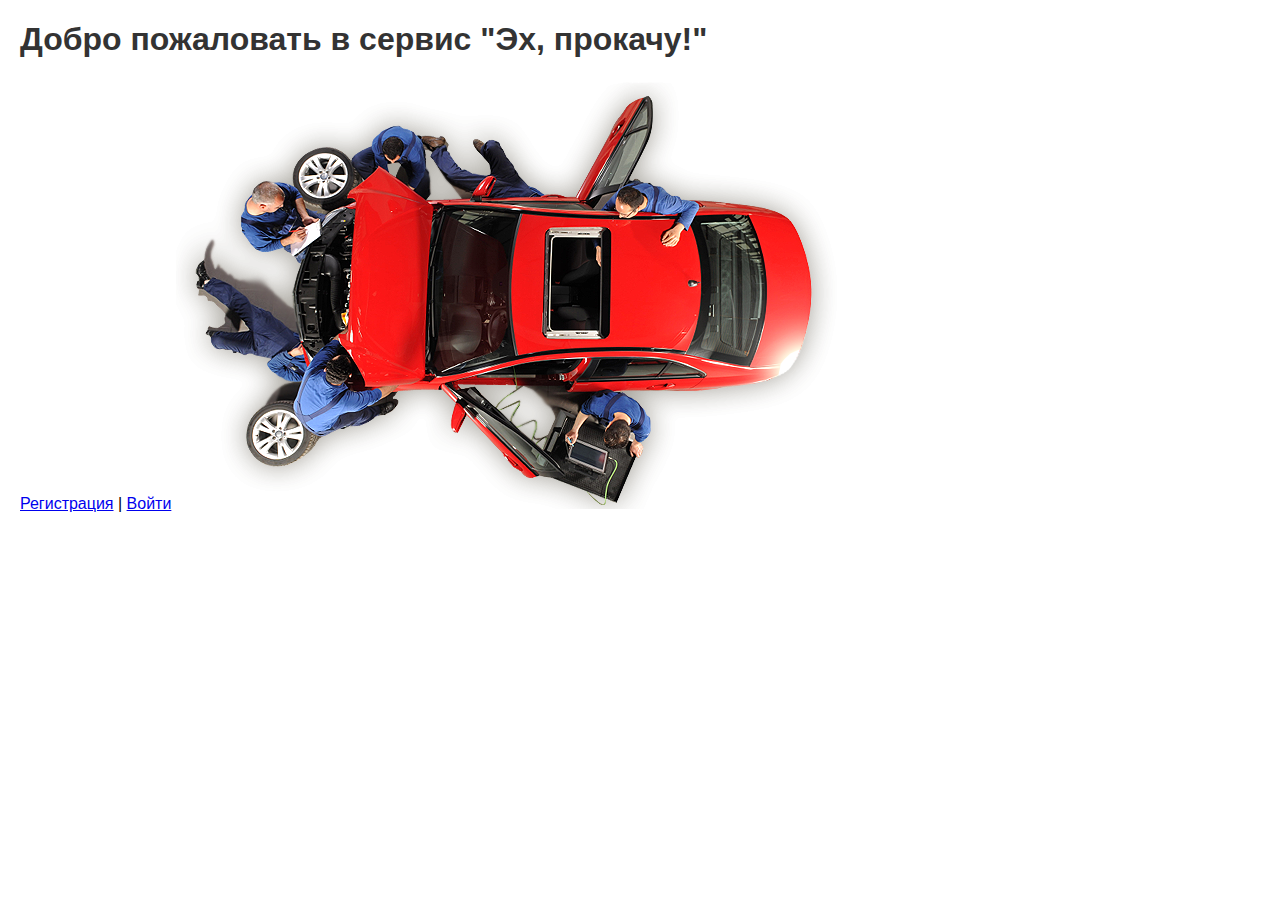
<file: index.html>
<!DOCTYPE html>
<html lang="en">
<head>
    <meta charset="UTF-8">
    <title>Эх, прокачу!</title>
    <link rel="stylesheet" href="styles.css">
</head>
<body>
    <h1>Добро пожаловать в сервис "Эх, прокачу!"</h1>
    <a href="register.html">Регистрация</a> | <a href="login.html">Войти</a>
    <img src="images/car_service.png" alt="Car Service">
</body>
</html>
</file>
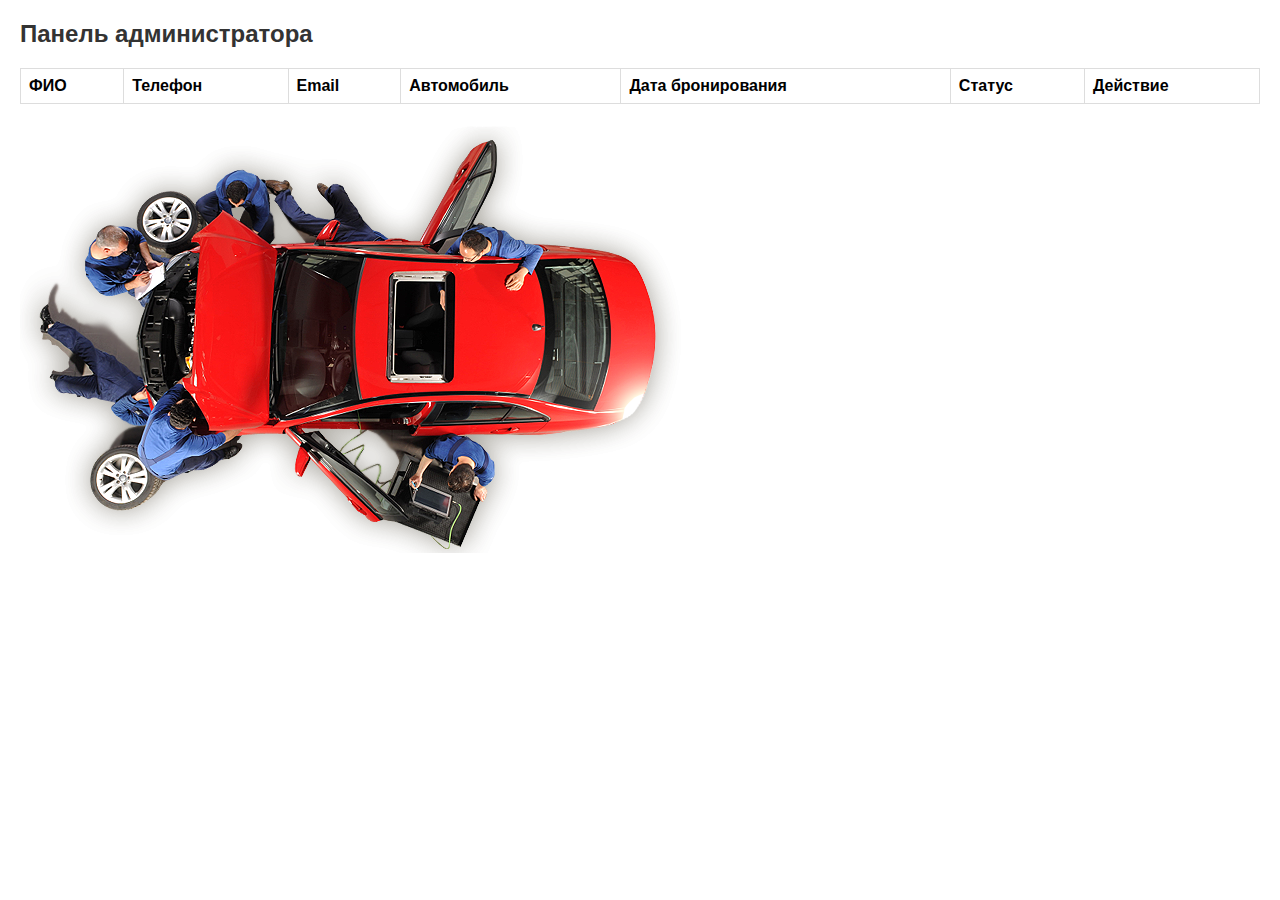
<file: admin.html>
<!DOCTYPE html>
<html lang="en">
<head>
    <meta charset="UTF-8">
    <title>Панель администратора</title>
    <link rel="stylesheet" href="styles.css">
</head>
<body>
    <h2>Панель администратора</h2>
    <table id="adminBookingsTable">
        <tr>
            <th>ФИО</th>
            <th>Телефон</th>
            <th>Email</th>
            <th>Автомобиль</th>
            <th>Дата бронирования</th>
            <th>Статус</th>
            <th>Действие</th>
        </tr>
        <!-- Заявки будут динамически добавлены здесь -->
    </table>
    <img src="images/car_service.png" alt="Car Service">
    <script src="script.js"></script>
</body>
</html>
</file>
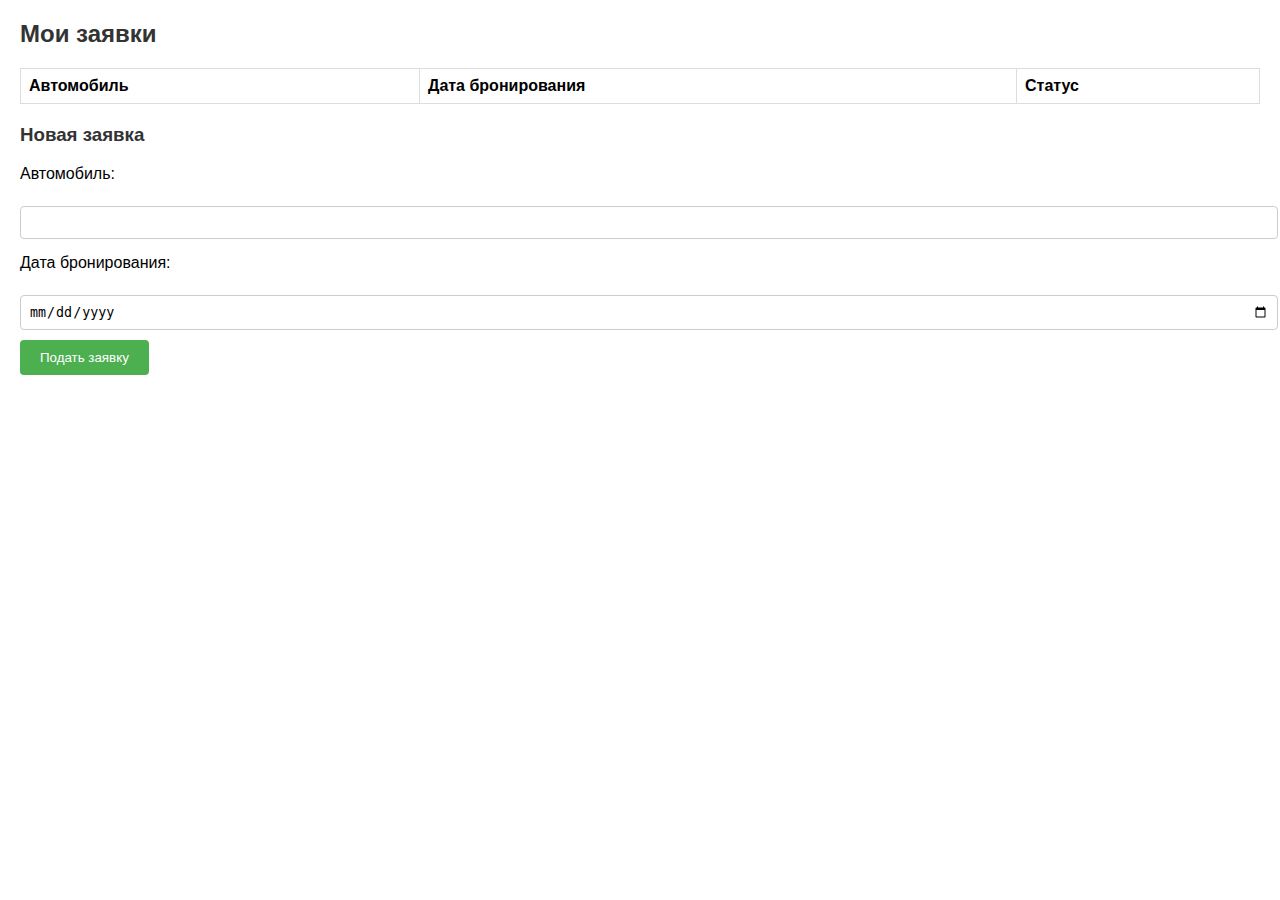
<file: dashboard.html>
<!DOCTYPE html>
<html lang="en">
<head>
    <meta charset="UTF-8">
    <title>Мои заявки</title>
    <link rel="stylesheet" href="styles.css">
</head>
<body>
    <h2>Мои заявки</h2>
    <table id="bookingsTable">
        <tr>
            <th>Автомобиль</th>
            <th>Дата бронирования</th>
            <th>Статус</th>
        </tr>
        <!-- Заявки будут динамически добавлены здесь -->
    </table>
    <h3>Новая заявка</h3>
    <form id="newBookingForm">
        <label for="car">Автомобиль:</label><br>
        <input type="text" id="car" name="car" required><br>
        <label for="booking_date">Дата бронирования:</label><br>
        <input type="date" id="booking_date" name="booking_date" required><br>
        <input type="submit" value="Подать заявку">
    </form>
    <script src="script.js"></script>
</body>
</html>
</file>
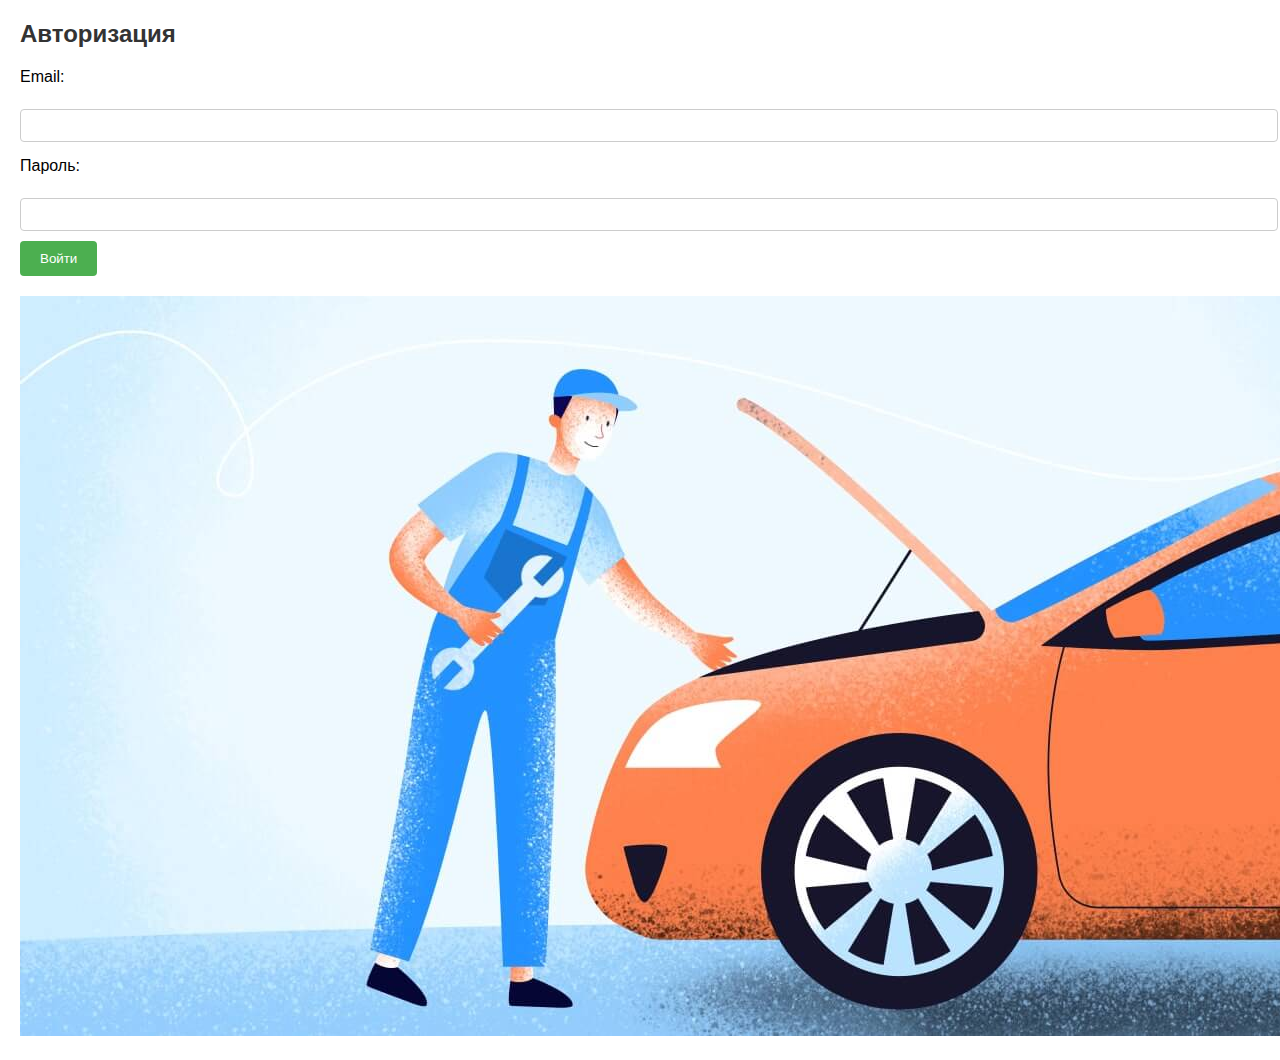
<file: Login.html>
<!DOCTYPE html>
<html lang="en">
<head>
    <meta charset="UTF-8">
    <title>Авторизация</title>
    <link rel="stylesheet" href="styles.css">
</head>
<body>
    <h2>Авторизация</h2>
    <form id="loginForm">
        <label for="email">Email:</label><br>
        <input type="email" id="email" name="email" required><br>
        <label for="password">Пароль:</label><br>
        <input type="password" id="password" name="password" required><br>
        <input type="submit" value="Войти">
    </form>
    <img src="images/car_repair.png" alt="Car Repair">
    <script src="script.js"></script>
</body>
</html>
</file>
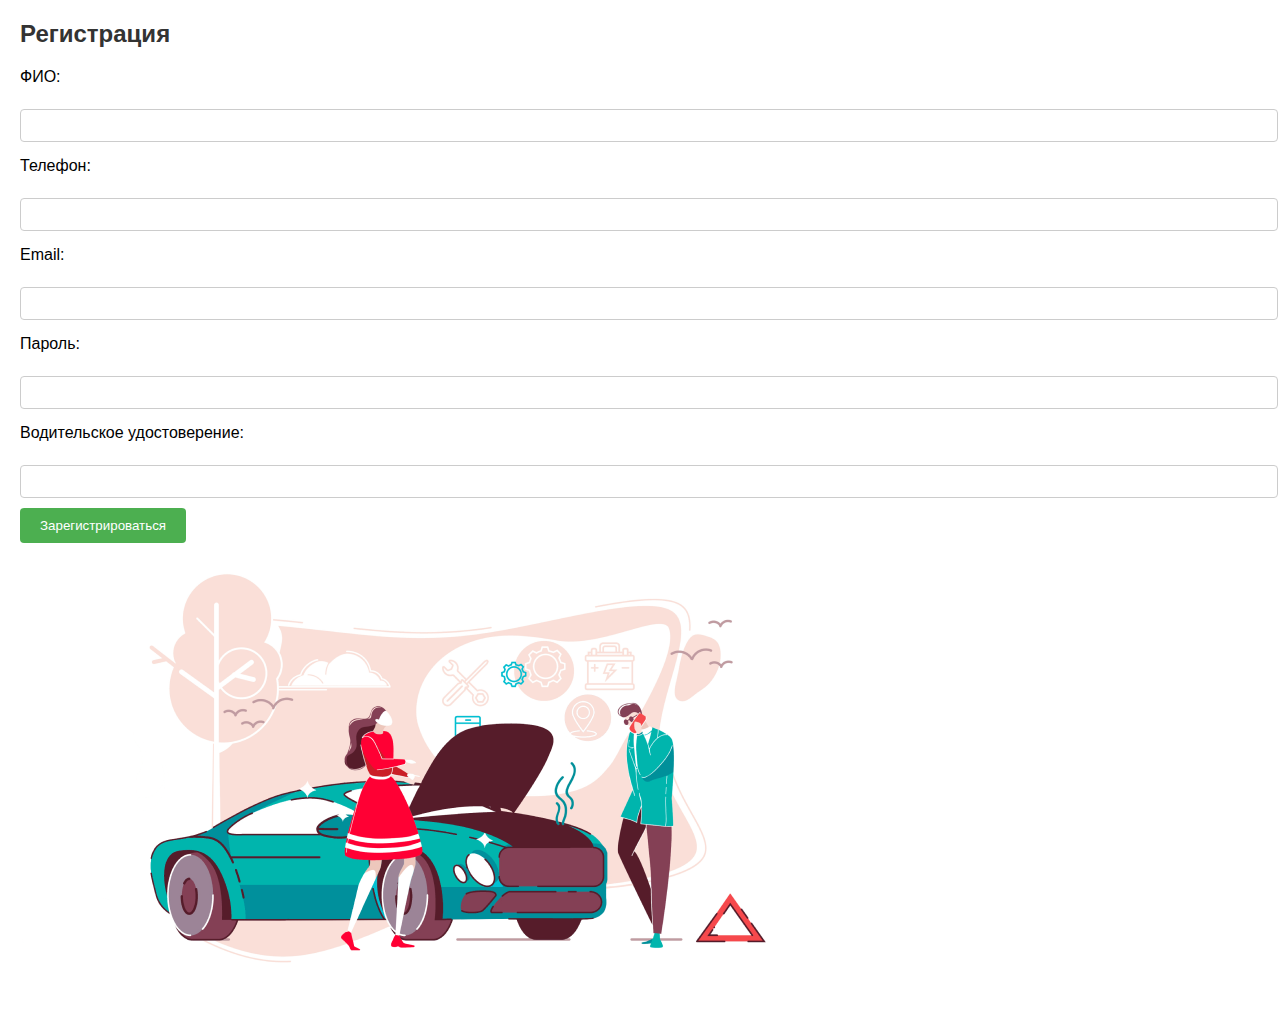
<file: Register.html>
<!DOCTYPE html>
<html lang="en">
<head>
    <meta charset="UTF-8">
    <title>Регистрация</title>
    <link rel="stylesheet" href="styles.css">
</head>
<body>
    <h2>Регистрация</h2>
    <form id="registerForm">
        <label for="fio">ФИО:</label><br>
        <input type="text" id="fio" name="fio" required><br>
        <label for="phone">Телефон:</label><br>
        <input type="text" id="phone" name="phone" required><br>
        <label for="email">Email:</label><br>
        <input type="email" id="email" name="email" required><br>
        <label for="password">Пароль:</label><br>
        <input type="password" id="password" name="password" required><br>
        <label for="driver_license">Водительское удостоверение:</label><br>
        <input type="text" id="driver_license" name="driver_license" required><br>
        <input type="submit" value="Зарегистрироваться">
    </form>
    <img src="images/booking_line.png" alt="Booking Line">
    <script src="script.js"></script>
</body>
</html>
</file>
<file: styles.css>
body {
    font-family: Arial, sans-serif;
    margin: 20px;
}

h1, h2, h3 {
    color: #333;
}

form {
    margin-bottom: 20px;
}

label {
    display: block;
    margin: 5px 0;
}

input[type="text"], input[type="email"], input[type="password"], input[type="date"], select {
    width: 100%;
    padding: 8px;
    margin-bottom: 10px;
    border: 1px solid #ccc;
    border-radius: 4px;
}

input[type="submit"] {
    background-color: #4CAF50;
    color: white;
    padding: 10px 20px;
    border: none;
    border-radius: 4px;
    cursor: pointer;
}

input[type="submit"]:hover {
    background-color: #45a049;
}

table {
    width: 100%;
    border-collapse: collapse;
    margin-bottom: 20px;
}

table, th, td {
    border: 1px solid #ddd;
}

th, td {
    padding: 8px;
    text-align: left;
}
</file>
